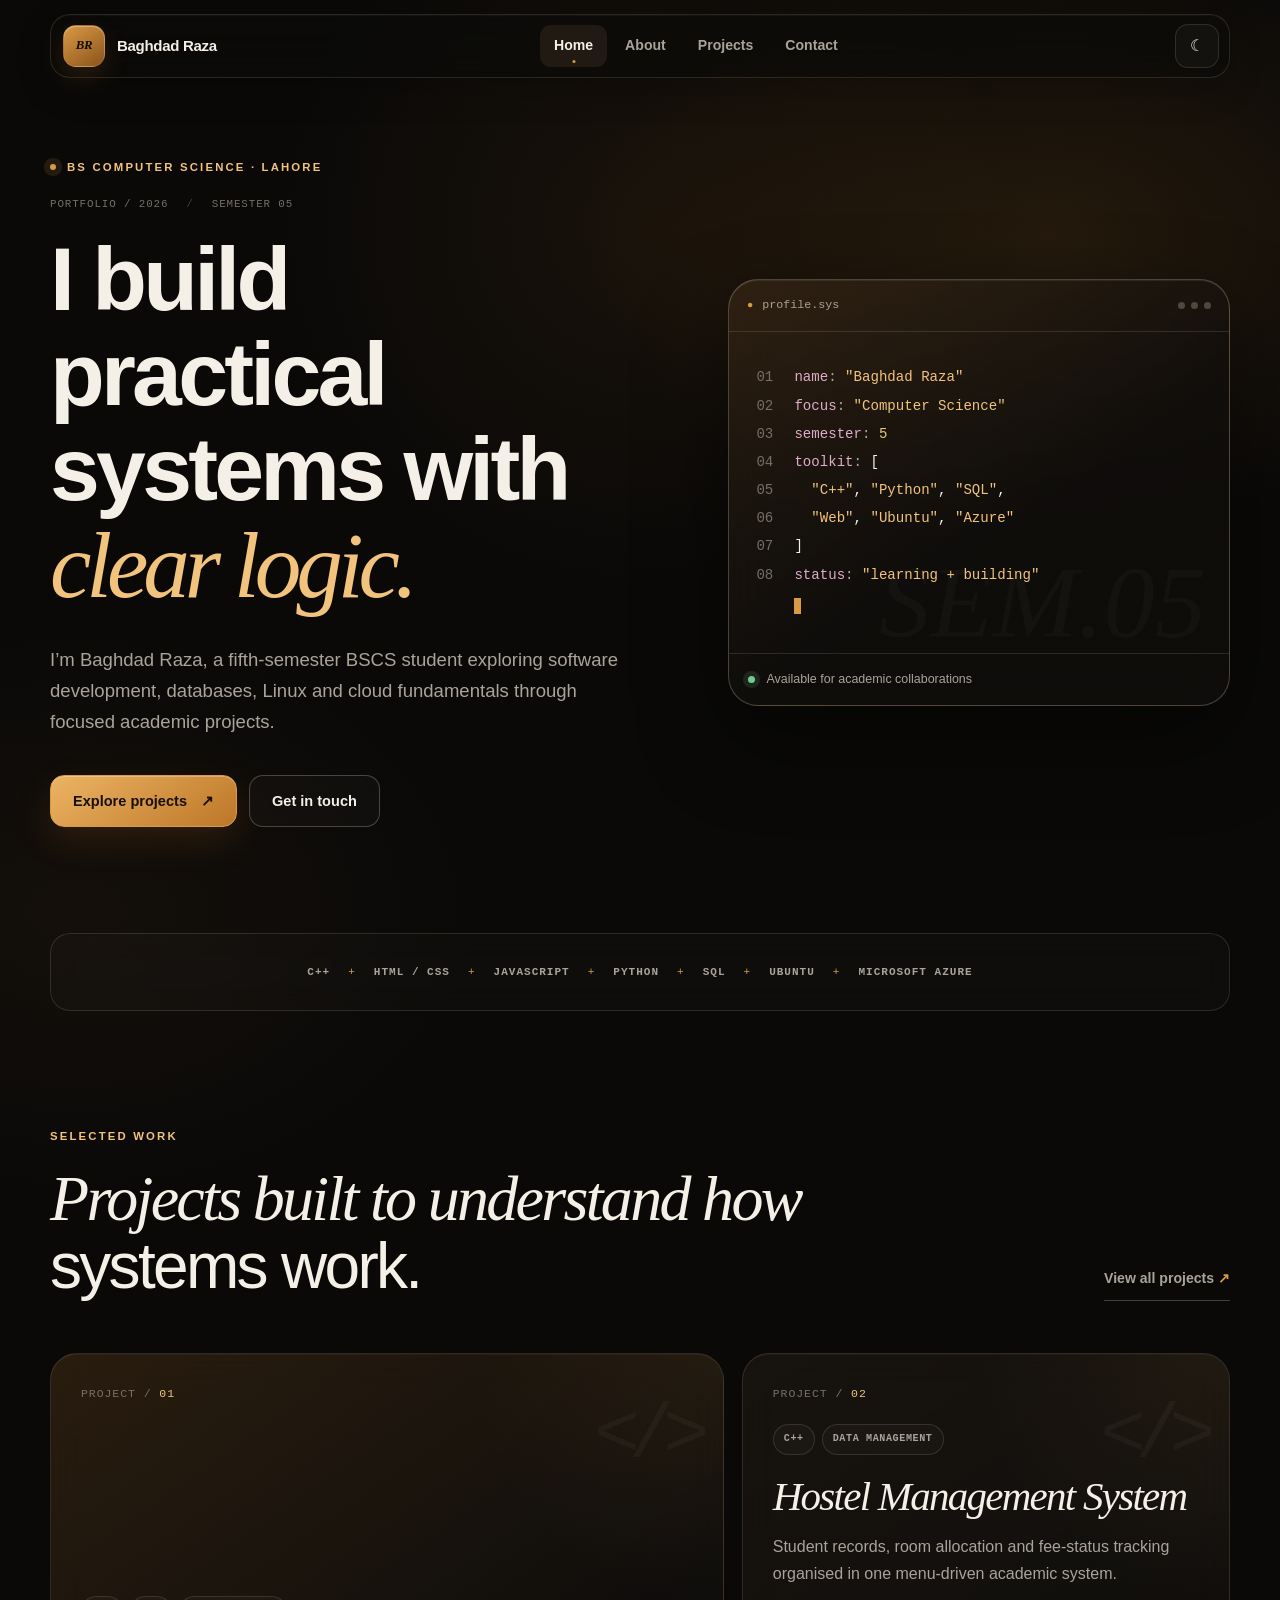
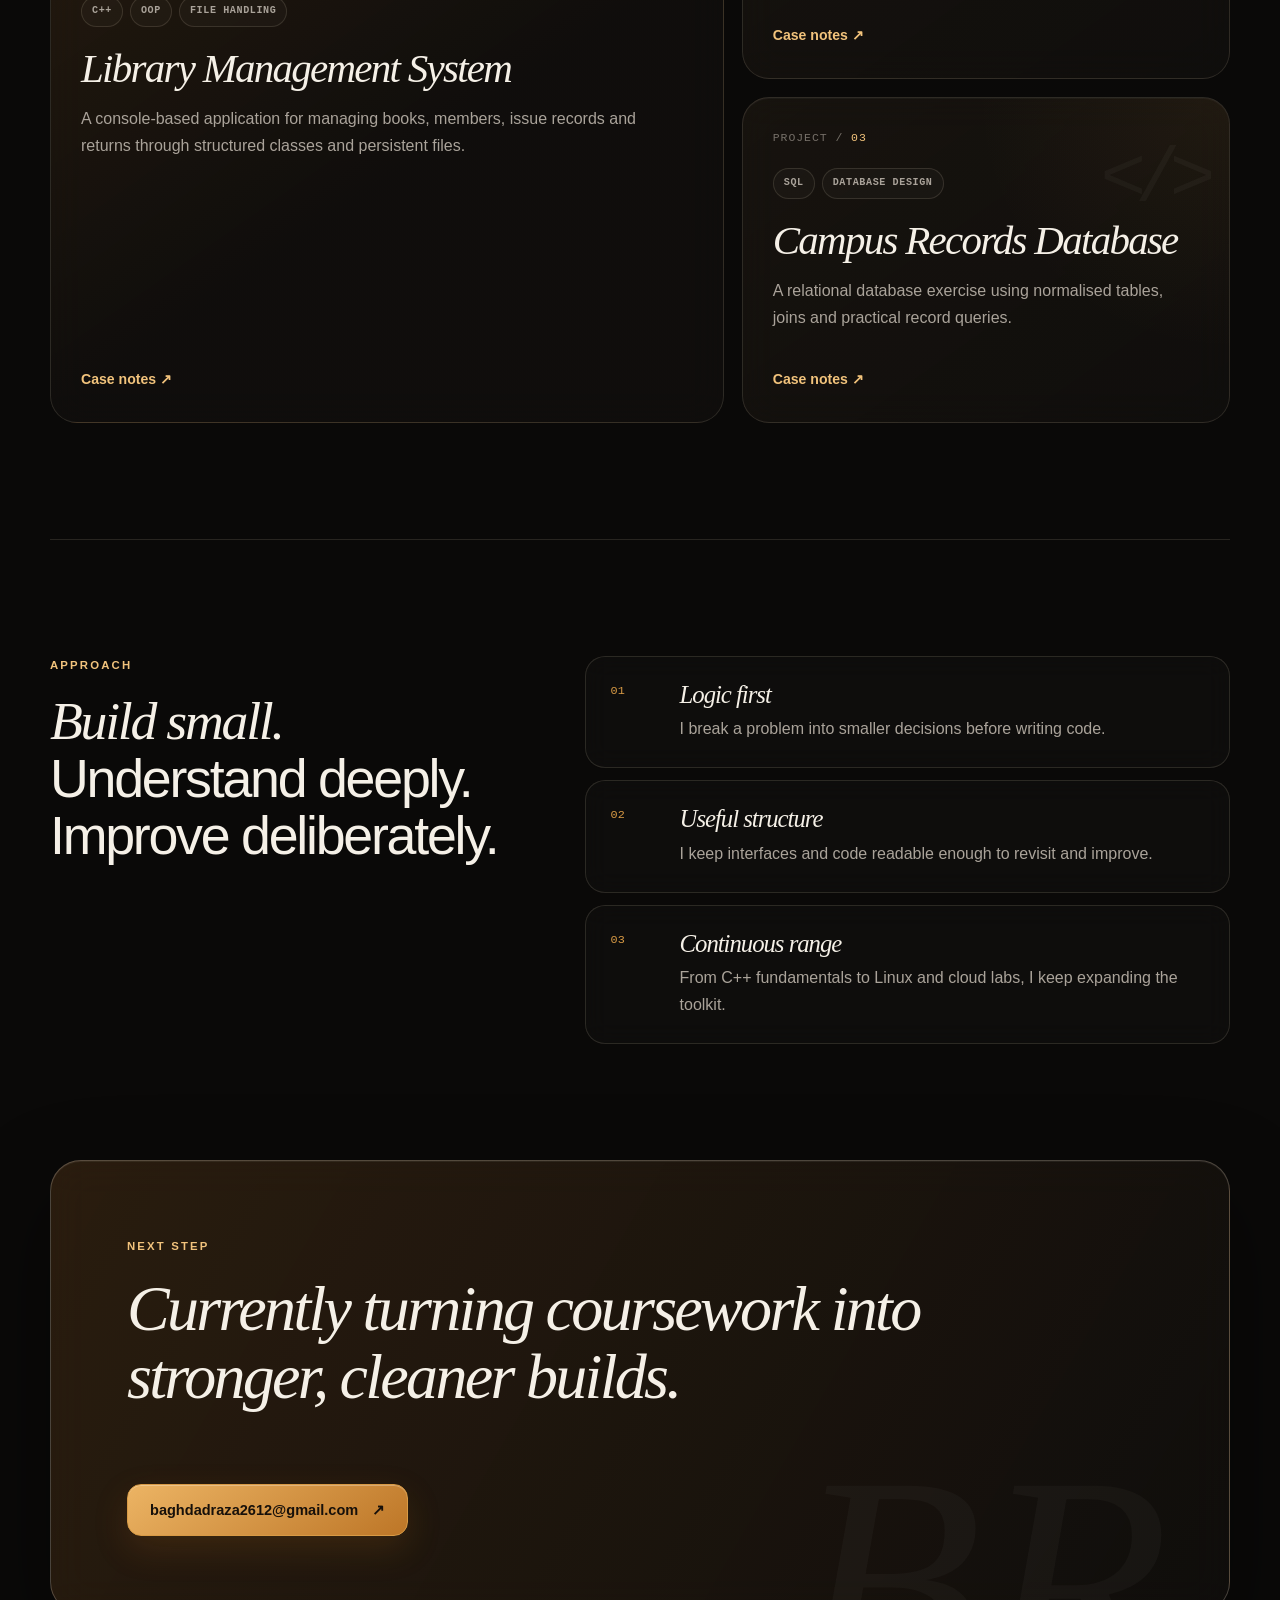
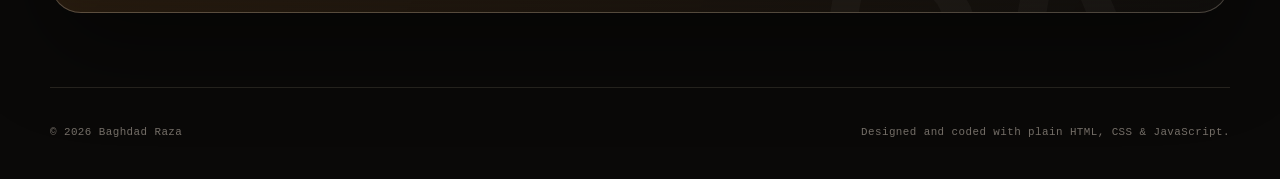
<file: index.html>
<!doctype html>
<html lang="en" data-theme="dark">
<head>
  <meta charset="utf-8">
  <meta name="viewport" content="width=device-width, initial-scale=1">
  <meta name="description" content="Portfolio of Baghdad Raza, a BS Computer Science student building practical software and learning modern computing systems.">
  <meta name="theme-color" content="#0a0908">
  <title>Baghdad Raza — CS Portfolio</title>
  <link rel="icon" type="image/svg+xml" href="data:image/svg+xml,%3Csvg xmlns='http://www.w3.org/2000/svg' viewBox='0 0 64 64'%3E%3Crect width='64' height='64' rx='15' fill='%230a0908'/%3E%3Cpath d='M17 16h17c9 0 14 4 14 11 0 4-2 7-6 9 5 1 8 5 8 10 0 8-6 12-16 12H17V16Zm10 9v8h7c3 0 5-1 5-4s-2-4-5-4h-7Zm0 16v8h8c4 0 6-1 6-4s-2-4-6-4h-8Z' fill='%23d89a45'/%3E%3C/svg%3E">
  <link rel="stylesheet" href="styles-v2.css">
  <script src="script.js" defer></script>
</head>
<body data-page="home">
  <a class="skip-link" href="#main">Skip to content</a>
  <header class="site-header">
    <nav class="nav container" aria-label="Primary navigation">
      <a class="brand" href="index.html" aria-label="Baghdad Raza home">
        <span class="brand-mark">BR</span>
        <span class="brand-name">Baghdad Raza</span>
      </a>
      <div class="nav-links" id="navLinks">
        <a data-nav="home" href="index.html">Home</a>
        <a data-nav="about" href="about.html">About</a>
        <a data-nav="projects" href="projects.html">Projects</a>
        <a data-nav="contact" href="contact.html">Contact</a>
      </div>
      <div class="nav-actions">
        <button class="icon-button theme-toggle" type="button" aria-label="Switch colour theme" title="Switch colour theme">
          <span class="sun" aria-hidden="true">☀</span><span class="moon" aria-hidden="true">☾</span>
        </button>
        <button class="menu-button" type="button" aria-expanded="false" aria-controls="navLinks" aria-label="Open menu">
          <span></span><span></span>
        </button>
      </div>
    </nav>
  </header>

  <main id="main">
    <section class="hero container">
      <div class="hero-copy reveal">
        <p class="eyebrow"><span></span> BS Computer Science · Lahore</p>
        <div class="hero-meta"><span>Portfolio / 2026</span><span>Semester 05</span></div>
        <h1>I build practical systems with <em>clear logic.</em></h1>
        <p class="hero-text">I’m Baghdad Raza, a fifth-semester BSCS student exploring software development, databases, Linux and cloud fundamentals through focused academic projects.</p>
        <div class="hero-actions">
          <a class="button primary" href="projects.html">Explore projects <span aria-hidden="true">↗</span></a>
          <a class="button ghost" href="contact.html">Get in touch</a>
        </div>
      </div>

      <aside class="system-card reveal delay-1" aria-label="Current profile snapshot">
        <div class="system-topbar">
          <span>profile.sys</span>
          <div aria-hidden="true"><i></i><i></i><i></i></div>
        </div>
        <div class="system-body">
          <p><span class="line-no">01</span><span class="key">name</span><span class="operator">:</span> <span class="value">"Baghdad Raza"</span></p>
          <p><span class="line-no">02</span><span class="key">focus</span><span class="operator">:</span> <span class="value">"Computer Science"</span></p>
          <p><span class="line-no">03</span><span class="key">semester</span><span class="operator">:</span> <span class="number">5</span></p>
          <p><span class="line-no">04</span><span class="key">toolkit</span><span class="operator">:</span> [</p>
          <p><span class="line-no">05</span>&nbsp;&nbsp;<span class="value">"C++"</span>, <span class="value">"Python"</span>, <span class="value">"SQL"</span>,</p>
          <p><span class="line-no">06</span>&nbsp;&nbsp;<span class="value">"Web"</span>, <span class="value">"Ubuntu"</span>, <span class="value">"Azure"</span></p>
          <p><span class="line-no">07</span>]</p>
          <p><span class="line-no">08</span><span class="key">status</span><span class="operator">:</span> <span class="value">"learning + building"</span></p>
          <span class="cursor" aria-hidden="true"></span>
        </div>
        <div class="system-footer"><span class="status-dot"></span> Available for academic collaborations</div>
      </aside>
    </section>

    <section class="signal-strip" aria-label="Technology focus">
      <div class="signal-track">
        <span>C++</span><b>+</b><span>HTML / CSS</span><b>+</b><span>JavaScript</span><b>+</b><span>Python</span><b>+</b><span>SQL</span><b>+</b><span>Ubuntu</span><b>+</b><span>Microsoft Azure</span>
      </div>
    </section>

    <section class="section container">
      <div class="section-heading reveal">
        <div>
          <p class="eyebrow">Selected work</p>
          <h2>Projects built to understand how systems work.</h2>
        </div>
        <a class="text-link" href="projects.html">View all projects <span>↗</span></a>
      </div>

      <div class="featured-grid">
        <article class="project-card project-featured reveal">
          <div class="project-index">01</div>
          <div>
            <div class="tag-row"><span>C++</span><span>OOP</span><span>File Handling</span></div>
            <h3>Library Management System</h3>
            <p>A console-based application for managing books, members, issue records and returns through structured classes and persistent files.</p>
          </div>
          <a href="projects.html#library-system" aria-label="Read about Library Management System">Case notes <span>↗</span></a>
        </article>

        <article class="project-card reveal delay-1">
          <div class="project-index">02</div>
          <div>
            <div class="tag-row"><span>C++</span><span>Data Management</span></div>
            <h3>Hostel Management System</h3>
            <p>Student records, room allocation and fee-status tracking organised in one menu-driven academic system.</p>
          </div>
          <a href="projects.html#hostel-system" aria-label="Read about Hostel Management System">Case notes <span>↗</span></a>
        </article>

        <article class="project-card reveal delay-2">
          <div class="project-index">03</div>
          <div>
            <div class="tag-row"><span>SQL</span><span>Database Design</span></div>
            <h3>Campus Records Database</h3>
            <p>A relational database exercise using normalised tables, joins and practical record queries.</p>
          </div>
          <a href="projects.html#campus-database" aria-label="Read about Campus Records Database">Case notes <span>↗</span></a>
        </article>
      </div>
    </section>

    <section class="section container split-section">
      <div class="section-heading compact reveal">
        <div>
          <p class="eyebrow">Approach</p>
          <h2>Build small. Understand deeply. Improve deliberately.</h2>
        </div>
      </div>
      <div class="principles reveal delay-1">
        <div><span>01</span><h3>Logic first</h3><p>I break a problem into smaller decisions before writing code.</p></div>
        <div><span>02</span><h3>Useful structure</h3><p>I keep interfaces and code readable enough to revisit and improve.</p></div>
        <div><span>03</span><h3>Continuous range</h3><p>From C++ fundamentals to Linux and cloud labs, I keep expanding the toolkit.</p></div>
      </div>
    </section>

    <section class="cta-panel container reveal">
      <p class="eyebrow">Next step</p>
      <h2>Currently turning coursework into stronger, cleaner builds.</h2>
      <a class="button primary" href="mailto:baghdadraza2612@gmail.com">baghdadraza2612@gmail.com <span>↗</span></a>
    </section>
  </main>

  <footer class="site-footer container">
    <p>© <span data-year></span> Baghdad Raza</p>
    <p>Designed and coded with plain HTML, CSS &amp; JavaScript.</p>
  </footer>
</body>
</html>
</file>
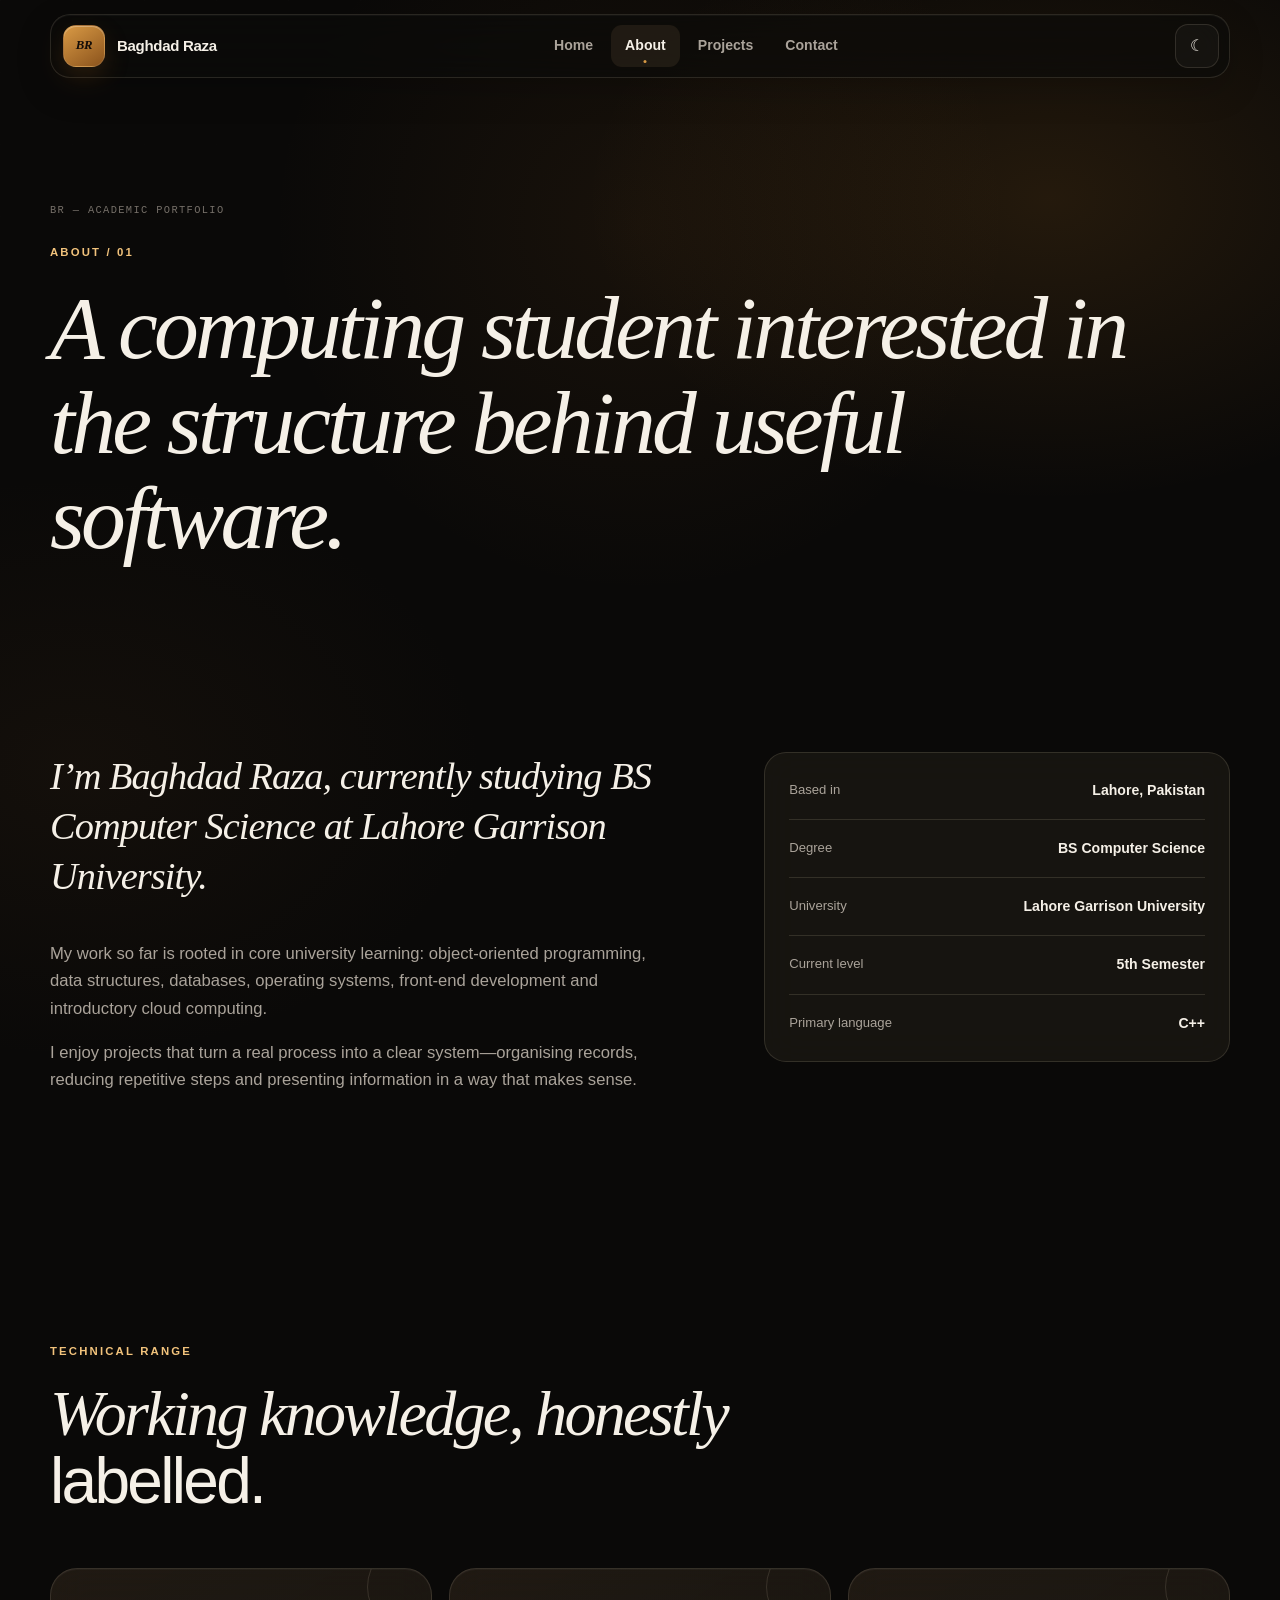
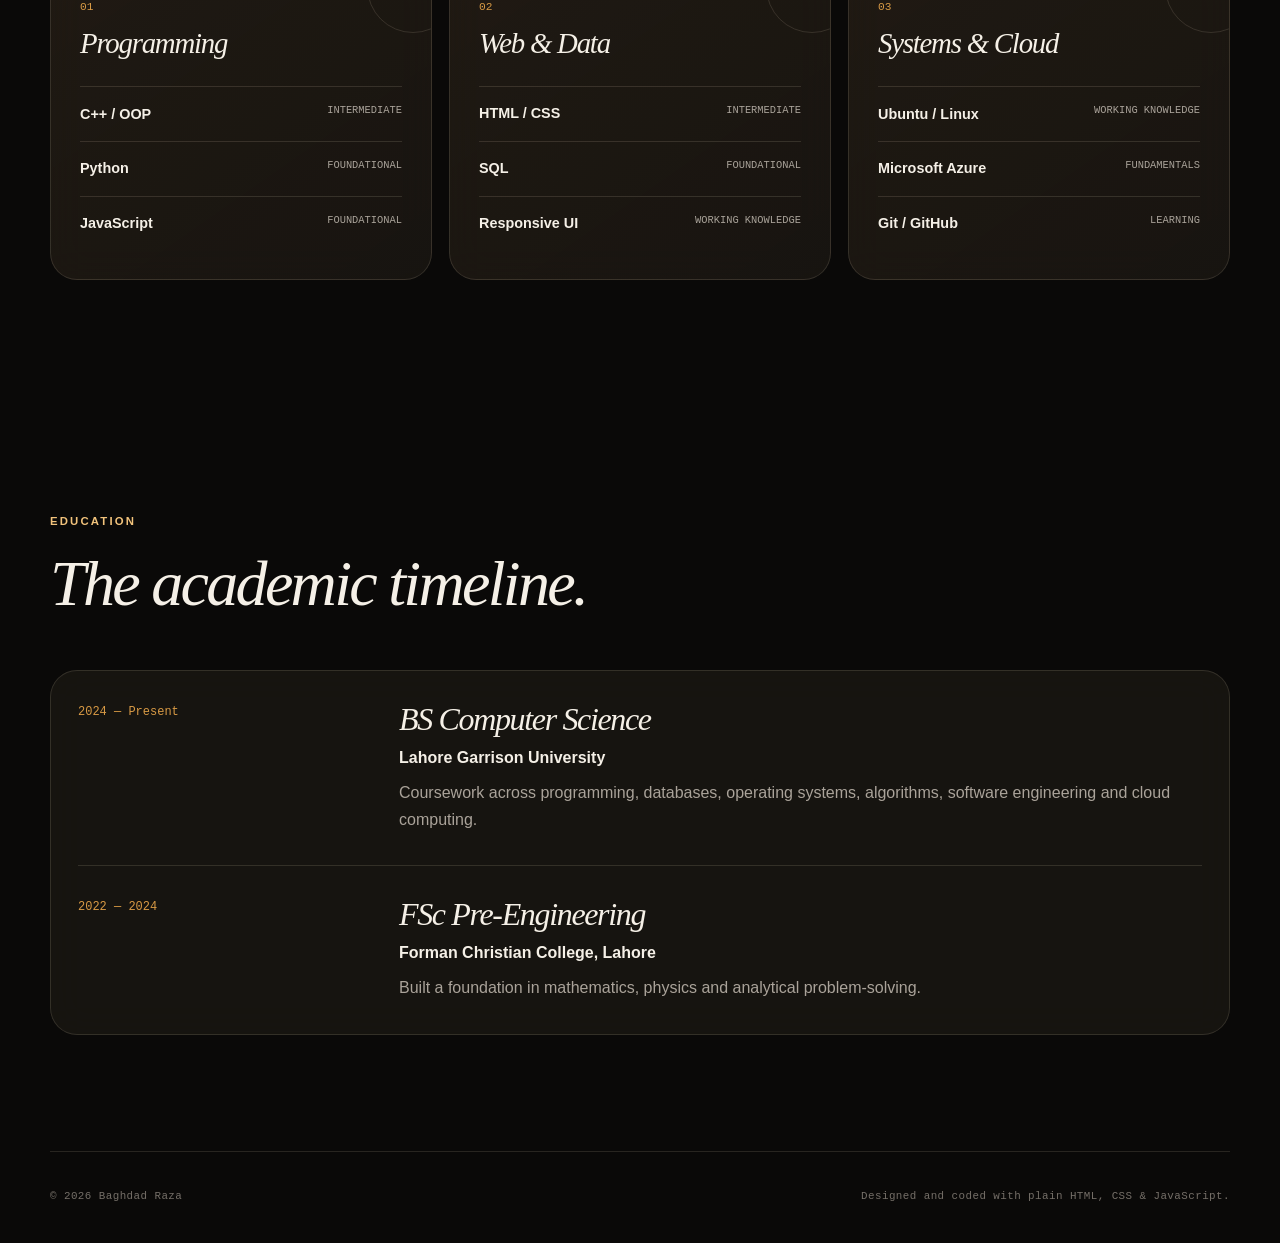
<file: about.html>
<!doctype html>
<html lang="en" data-theme="dark">
<head>
  <meta charset="utf-8"><meta name="viewport" content="width=device-width, initial-scale=1">
  <meta name="description" content="About Baghdad Raza — BS Computer Science student at Lahore Garrison University.">
  <meta name="theme-color" content="#0a0908"><title>About — Baghdad Raza</title>
  <link rel="icon" type="image/svg+xml" href="data:image/svg+xml,%3Csvg xmlns='http://www.w3.org/2000/svg' viewBox='0 0 64 64'%3E%3Crect width='64' height='64' rx='15' fill='%230a0908'/%3E%3Cpath d='M17 16h17c9 0 14 4 14 11 0 4-2 7-6 9 5 1 8 5 8 10 0 8-6 12-16 12H17V16Zm10 9v8h7c3 0 5-1 5-4s-2-4-5-4h-7Zm0 16v8h8c4 0 6-1 6-4s-2-4-6-4h-8Z' fill='%23d89a45'/%3E%3C/svg%3E">
  <link rel="stylesheet" href="styles-v2.css"><script src="script.js" defer></script>
</head>
<body data-page="about">
  <a class="skip-link" href="#main">Skip to content</a>
  <header class="site-header"><nav class="nav container" aria-label="Primary navigation">
    <a class="brand" href="index.html"><span class="brand-mark">BR</span><span class="brand-name">Baghdad Raza</span></a>
    <div class="nav-links" id="navLinks"><a data-nav="home" href="index.html">Home</a><a data-nav="about" href="about.html">About</a><a data-nav="projects" href="projects.html">Projects</a><a data-nav="contact" href="contact.html">Contact</a></div>
    <div class="nav-actions"><button class="icon-button theme-toggle" type="button" aria-label="Switch colour theme"><span class="sun">☀</span><span class="moon">☾</span></button><button class="menu-button" type="button" aria-expanded="false" aria-controls="navLinks" aria-label="Open menu"><span></span><span></span></button></div>
  </nav></header>

  <main id="main">
    <section class="page-intro container reveal">
      <p class="eyebrow">About / 01</p>
      <h1>A computing student interested in the structure behind useful software.</h1>
    </section>

    <section class="about-grid container section">
      <div class="about-statement reveal">
        <p class="lead">I’m Baghdad Raza, currently studying BS Computer Science at Lahore Garrison University.</p>
        <p>My work so far is rooted in core university learning: object-oriented programming, data structures, databases, operating systems, front-end development and introductory cloud computing.</p>
        <p>I enjoy projects that turn a real process into a clear system—organising records, reducing repetitive steps and presenting information in a way that makes sense.</p>
      </div>
      <aside class="fact-list reveal delay-1">
        <div><span>Based in</span><strong>Lahore, Pakistan</strong></div>
        <div><span>Degree</span><strong>BS Computer Science</strong></div>
        <div><span>University</span><strong>Lahore Garrison University</strong></div>
        <div><span>Current level</span><strong>5th Semester</strong></div>
        <div><span>Primary language</span><strong>C++</strong></div>
      </aside>
    </section>

    <section class="section container">
      <div class="section-heading reveal"><div><p class="eyebrow">Technical range</p><h2>Working knowledge, honestly labelled.</h2></div></div>
      <div class="skills-grid">
        <article class="skill-group reveal"><p class="skill-number">01</p><h3>Programming</h3><ul><li><span>C++ / OOP</span><b>Intermediate</b></li><li><span>Python</span><b>Foundational</b></li><li><span>JavaScript</span><b>Foundational</b></li></ul></article>
        <article class="skill-group reveal delay-1"><p class="skill-number">02</p><h3>Web &amp; Data</h3><ul><li><span>HTML / CSS</span><b>Intermediate</b></li><li><span>SQL</span><b>Foundational</b></li><li><span>Responsive UI</span><b>Working knowledge</b></li></ul></article>
        <article class="skill-group reveal delay-2"><p class="skill-number">03</p><h3>Systems &amp; Cloud</h3><ul><li><span>Ubuntu / Linux</span><b>Working knowledge</b></li><li><span>Microsoft Azure</span><b>Fundamentals</b></li><li><span>Git / GitHub</span><b>Learning</b></li></ul></article>
      </div>
    </section>

    <section class="section container">
      <div class="section-heading reveal"><div><p class="eyebrow">Education</p><h2>The academic timeline.</h2></div></div>
      <div class="timeline reveal">
        <article><div class="timeline-date">2024 — Present</div><div><h3>BS Computer Science</h3><p>Lahore Garrison University</p><span>Coursework across programming, databases, operating systems, algorithms, software engineering and cloud computing.</span></div></article>
        <article><div class="timeline-date">2022 — 2024</div><div><h3>FSc Pre-Engineering</h3><p>Forman Christian College, Lahore</p><span>Built a foundation in mathematics, physics and analytical problem-solving.</span></div></article>
      </div>
    </section>
  </main>
  <footer class="site-footer container"><p>© <span data-year></span> Baghdad Raza</p><p>Designed and coded with plain HTML, CSS &amp; JavaScript.</p></footer>
</body></html>
</file>
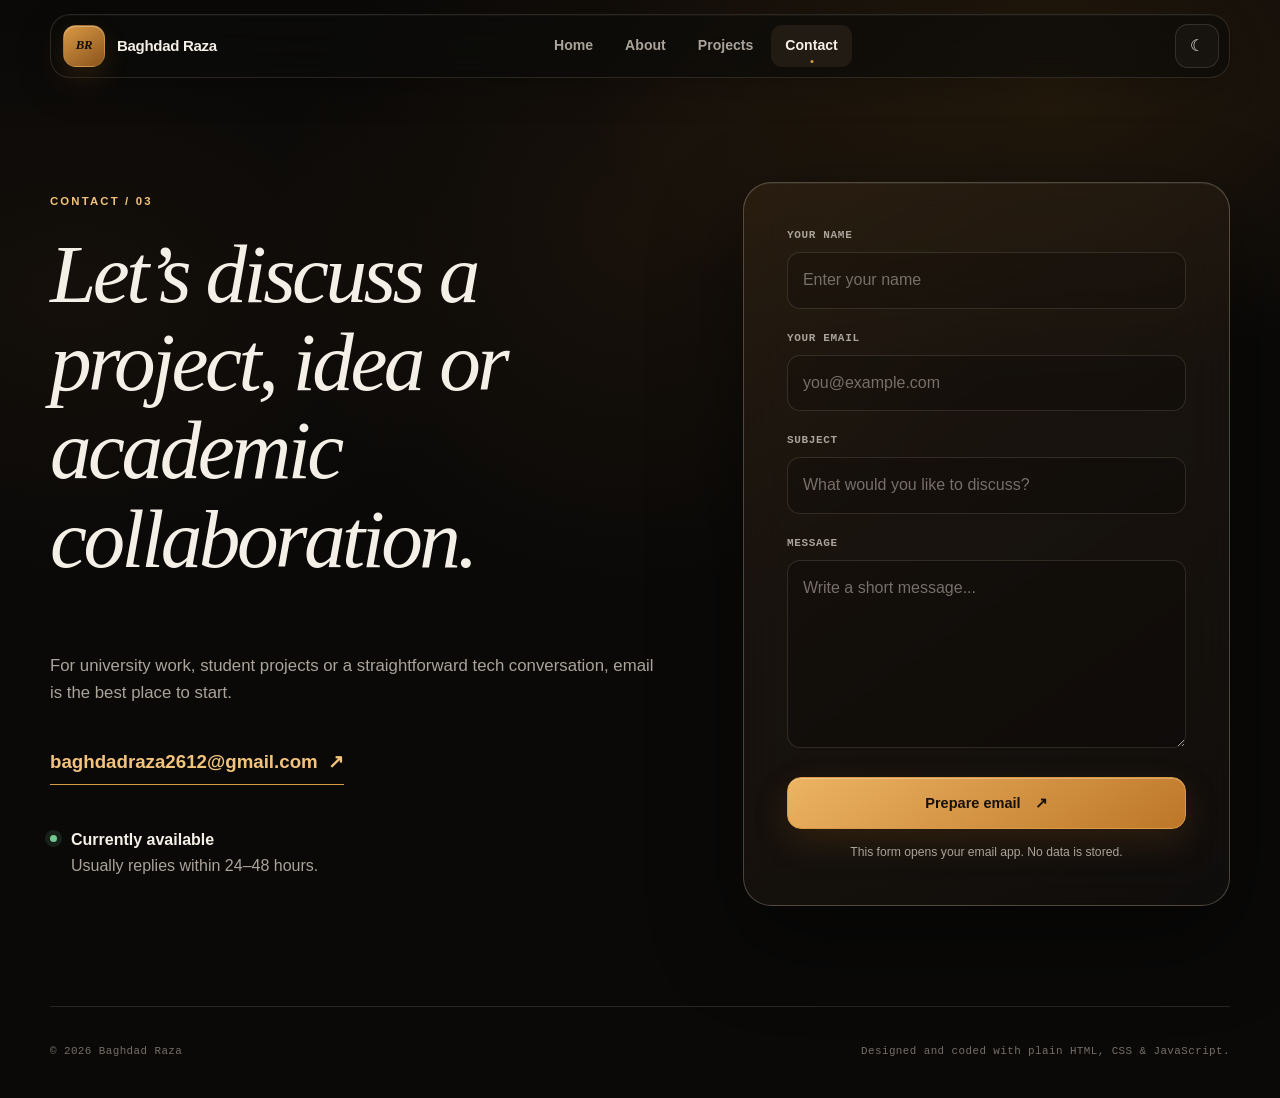
<file: contact.html>
<!doctype html>
<html lang="en" data-theme="dark">
<head>
  <meta charset="utf-8"><meta name="viewport" content="width=device-width, initial-scale=1">
  <meta name="description" content="Contact Baghdad Raza for academic collaboration and student software projects.">
  <meta name="theme-color" content="#0a0908"><title>Contact — Baghdad Raza</title>
  <link rel="icon" type="image/svg+xml" href="data:image/svg+xml,%3Csvg xmlns='http://www.w3.org/2000/svg' viewBox='0 0 64 64'%3E%3Crect width='64' height='64' rx='15' fill='%230a0908'/%3E%3Cpath d='M17 16h17c9 0 14 4 14 11 0 4-2 7-6 9 5 1 8 5 8 10 0 8-6 12-16 12H17V16Zm10 9v8h7c3 0 5-1 5-4s-2-4-5-4h-7Zm0 16v8h8c4 0 6-1 6-4s-2-4-6-4h-8Z' fill='%23d89a45'/%3E%3C/svg%3E">
  <link rel="stylesheet" href="styles-v2.css"><script src="script.js" defer></script>
</head>
<body data-page="contact">
  <a class="skip-link" href="#main">Skip to content</a>
  <header class="site-header"><nav class="nav container" aria-label="Primary navigation">
    <a class="brand" href="index.html"><span class="brand-mark">BR</span><span class="brand-name">Baghdad Raza</span></a>
    <div class="nav-links" id="navLinks"><a data-nav="home" href="index.html">Home</a><a data-nav="about" href="about.html">About</a><a data-nav="projects" href="projects.html">Projects</a><a data-nav="contact" href="contact.html">Contact</a></div>
    <div class="nav-actions"><button class="icon-button theme-toggle" type="button" aria-label="Switch colour theme"><span class="sun">☀</span><span class="moon">☾</span></button><button class="menu-button" type="button" aria-expanded="false" aria-controls="navLinks" aria-label="Open menu"><span></span><span></span></button></div>
  </nav></header>

  <main id="main">
    <section class="contact-layout container">
      <div class="contact-copy reveal">
        <p class="eyebrow">Contact / 03</p>
        <h1>Let’s discuss a project, idea or academic collaboration.</h1>
        <p>For university work, student projects or a straightforward tech conversation, email is the best place to start.</p>
        <a class="email-link" href="mailto:baghdadraza2612@gmail.com">baghdadraza2612@gmail.com <span>↗</span></a>
        <div class="availability"><span class="status-dot"></span><p><strong>Currently available</strong><br>Usually replies within 24–48 hours.</p></div>
      </div>

      <form class="contact-form reveal delay-1" id="contactForm">
        <div class="field"><label for="name">Your name</label><input id="name" name="name" type="text" autocomplete="name" placeholder="Enter your name" required></div>
        <div class="field"><label for="email">Your email</label><input id="email" name="email" type="email" autocomplete="email" placeholder="you@example.com" required></div>
        <div class="field"><label for="subject">Subject</label><input id="subject" name="subject" type="text" placeholder="What would you like to discuss?" required></div>
        <div class="field"><label for="message">Message</label><textarea id="message" name="message" rows="6" placeholder="Write a short message..." required></textarea></div>
        <button class="button primary full" type="submit">Prepare email <span>↗</span></button>
        <p class="form-note" id="formNote">This form opens your email app. No data is stored.</p>
      </form>
    </section>
  </main>
  <footer class="site-footer container"><p>© <span data-year></span> Baghdad Raza</p><p>Designed and coded with plain HTML, CSS &amp; JavaScript.</p></footer>
</body></html>
</file>
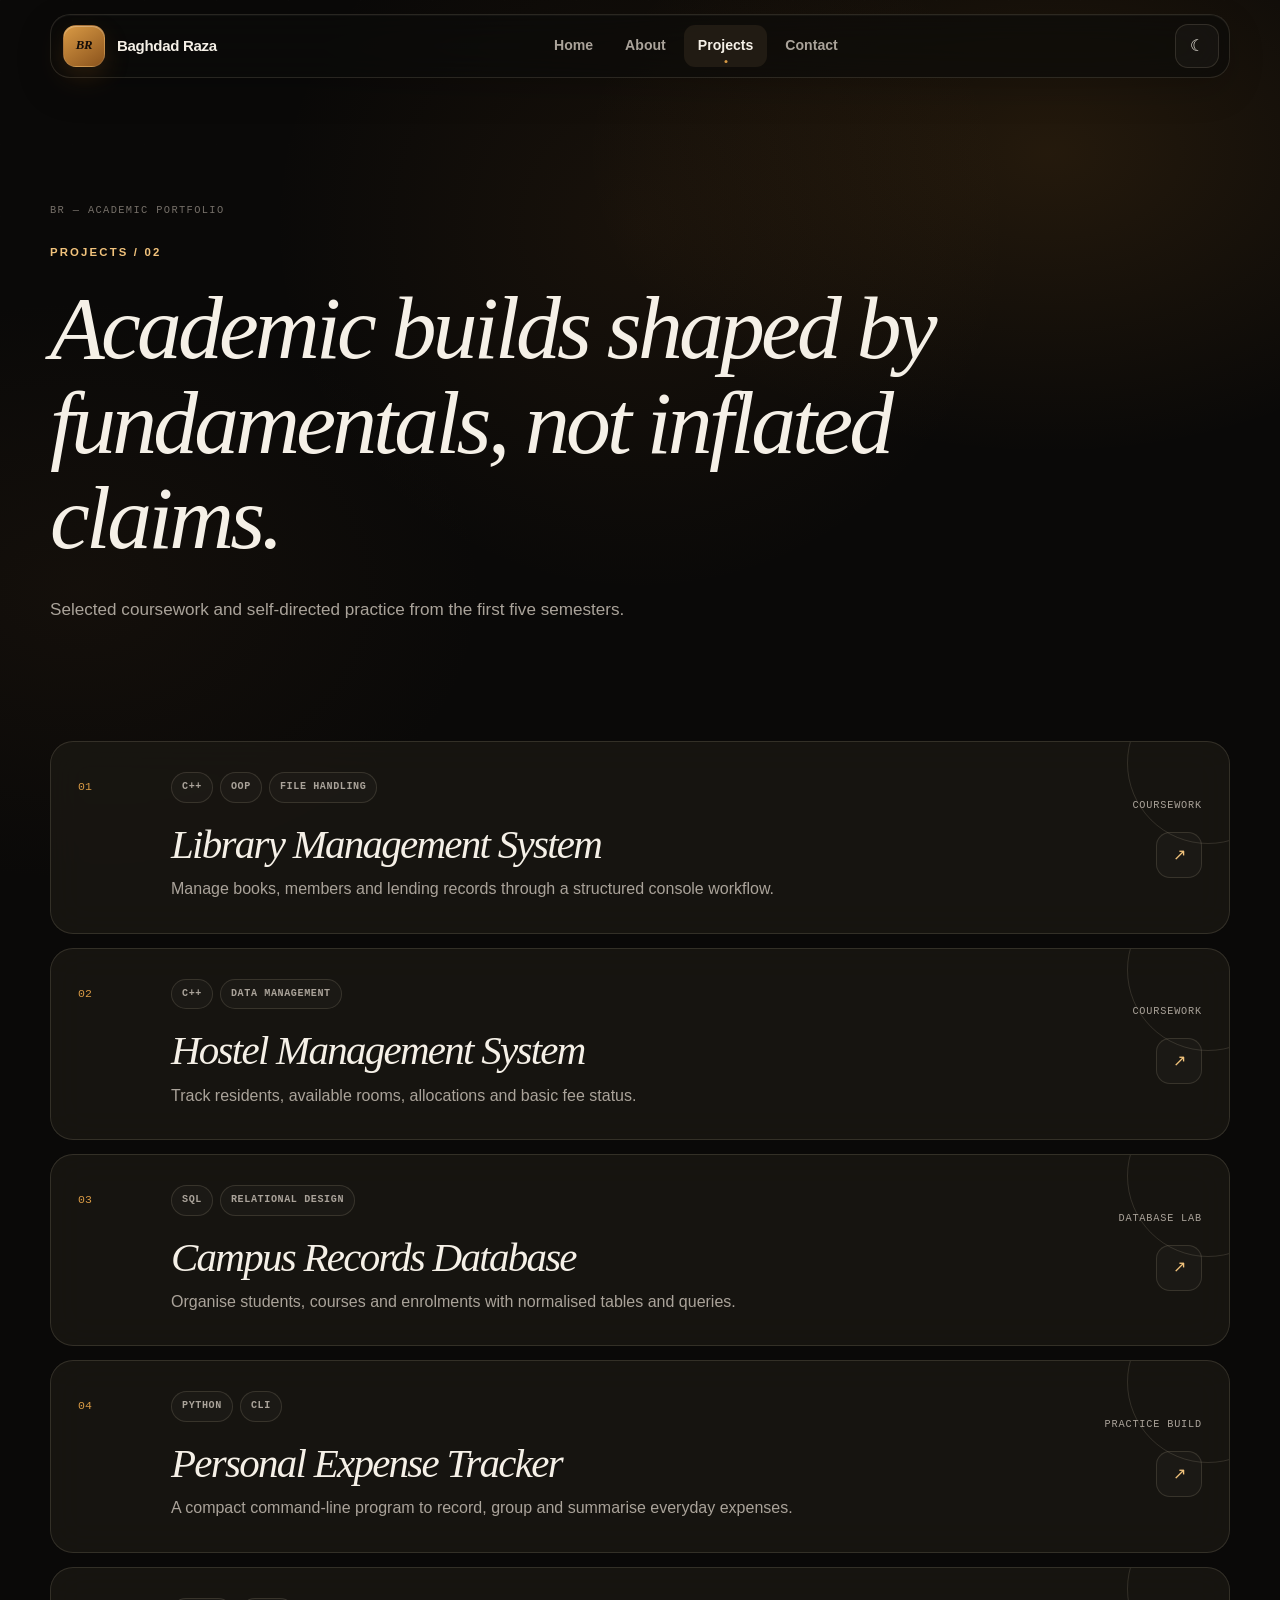
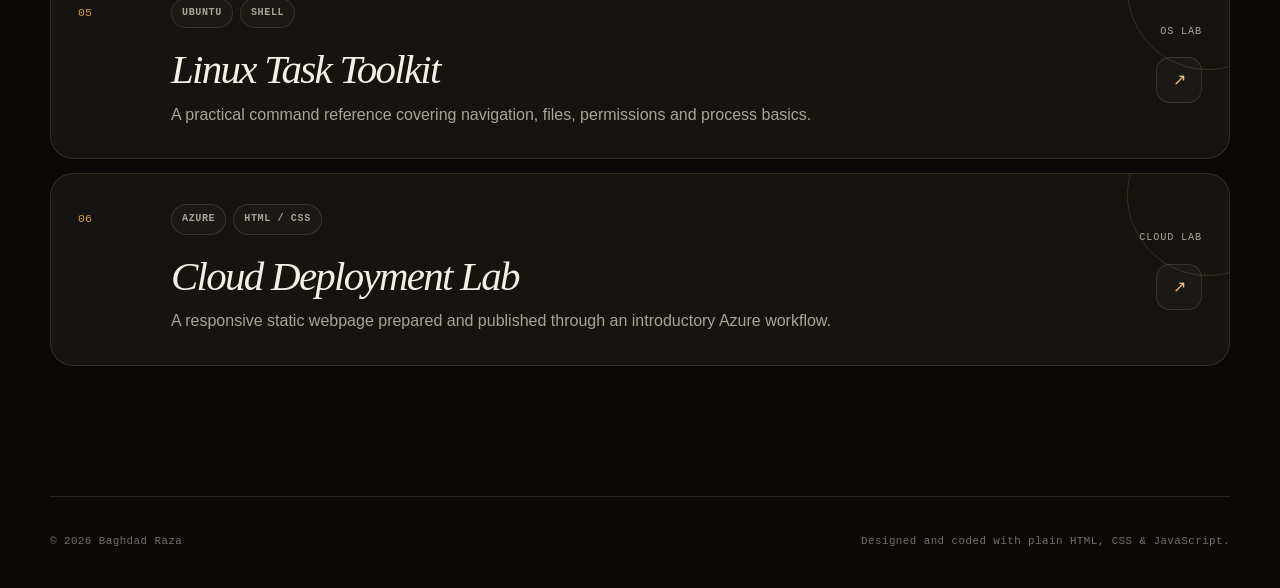
<file: projects.html>
<!doctype html>
<html lang="en" data-theme="dark">
<head>
  <meta charset="utf-8"><meta name="viewport" content="width=device-width, initial-scale=1">
  <meta name="description" content="Academic software and computing projects by Baghdad Raza.">
  <meta name="theme-color" content="#0a0908"><title>Projects — Baghdad Raza</title>
  <link rel="icon" type="image/svg+xml" href="data:image/svg+xml,%3Csvg xmlns='http://www.w3.org/2000/svg' viewBox='0 0 64 64'%3E%3Crect width='64' height='64' rx='15' fill='%230a0908'/%3E%3Cpath d='M17 16h17c9 0 14 4 14 11 0 4-2 7-6 9 5 1 8 5 8 10 0 8-6 12-16 12H17V16Zm10 9v8h7c3 0 5-1 5-4s-2-4-5-4h-7Zm0 16v8h8c4 0 6-1 6-4s-2-4-6-4h-8Z' fill='%23d89a45'/%3E%3C/svg%3E">
  <link rel="stylesheet" href="styles-v2.css"><script src="script.js" defer></script>
</head>
<body data-page="projects">
  <a class="skip-link" href="#main">Skip to content</a>
  <header class="site-header"><nav class="nav container" aria-label="Primary navigation">
    <a class="brand" href="index.html"><span class="brand-mark">BR</span><span class="brand-name">Baghdad Raza</span></a>
    <div class="nav-links" id="navLinks"><a data-nav="home" href="index.html">Home</a><a data-nav="about" href="about.html">About</a><a data-nav="projects" href="projects.html">Projects</a><a data-nav="contact" href="contact.html">Contact</a></div>
    <div class="nav-actions"><button class="icon-button theme-toggle" type="button" aria-label="Switch colour theme"><span class="sun">☀</span><span class="moon">☾</span></button><button class="menu-button" type="button" aria-expanded="false" aria-controls="navLinks" aria-label="Open menu"><span></span><span></span></button></div>
  </nav></header>

  <main id="main">
    <section class="page-intro container reveal">
      <p class="eyebrow">Projects / 02</p>
      <h1>Academic builds shaped by fundamentals, not inflated claims.</h1>
      <p>Selected coursework and self-directed practice from the first five semesters.</p>
    </section>

    <section class="project-list container section" aria-label="Project list">
      <article class="project-row reveal" id="library-system" tabindex="0" data-project="library">
        <div class="row-number">01</div><div class="row-main"><div class="tag-row"><span>C++</span><span>OOP</span><span>File Handling</span></div><h2>Library Management System</h2><p>Manage books, members and lending records through a structured console workflow.</p></div><div class="row-action"><span>Coursework</span><button type="button" aria-label="Open Library Management System details">↗</button></div>
      </article>
      <article class="project-row reveal" id="hostel-system" tabindex="0" data-project="hostel">
        <div class="row-number">02</div><div class="row-main"><div class="tag-row"><span>C++</span><span>Data Management</span></div><h2>Hostel Management System</h2><p>Track residents, available rooms, allocations and basic fee status.</p></div><div class="row-action"><span>Coursework</span><button type="button" aria-label="Open Hostel Management System details">↗</button></div>
      </article>
      <article class="project-row reveal" id="campus-database" tabindex="0" data-project="database">
        <div class="row-number">03</div><div class="row-main"><div class="tag-row"><span>SQL</span><span>Relational Design</span></div><h2>Campus Records Database</h2><p>Organise students, courses and enrolments with normalised tables and queries.</p></div><div class="row-action"><span>Database Lab</span><button type="button" aria-label="Open Campus Records Database details">↗</button></div>
      </article>
      <article class="project-row reveal" tabindex="0" data-project="python">
        <div class="row-number">04</div><div class="row-main"><div class="tag-row"><span>Python</span><span>CLI</span></div><h2>Personal Expense Tracker</h2><p>A compact command-line program to record, group and summarise everyday expenses.</p></div><div class="row-action"><span>Practice Build</span><button type="button" aria-label="Open Personal Expense Tracker details">↗</button></div>
      </article>
      <article class="project-row reveal" tabindex="0" data-project="ubuntu">
        <div class="row-number">05</div><div class="row-main"><div class="tag-row"><span>Ubuntu</span><span>Shell</span></div><h2>Linux Task Toolkit</h2><p>A practical command reference covering navigation, files, permissions and process basics.</p></div><div class="row-action"><span>OS Lab</span><button type="button" aria-label="Open Linux Task Toolkit details">↗</button></div>
      </article>
      <article class="project-row reveal" tabindex="0" data-project="azure">
        <div class="row-number">06</div><div class="row-main"><div class="tag-row"><span>Azure</span><span>HTML / CSS</span></div><h2>Cloud Deployment Lab</h2><p>A responsive static webpage prepared and published through an introductory Azure workflow.</p></div><div class="row-action"><span>Cloud Lab</span><button type="button" aria-label="Open Cloud Deployment Lab details">↗</button></div>
      </article>
    </section>

  </main>

  <dialog class="project-dialog" id="projectDialog" aria-labelledby="dialogTitle">
    <button class="dialog-close" type="button" aria-label="Close project details">×</button>
    <p class="eyebrow" id="dialogMeta"></p><h2 id="dialogTitle"></h2><p id="dialogSummary"></p>
    <div class="dialog-grid"><div><span>Core features</span><ul id="dialogFeatures"></ul></div><div><span>What I practised</span><p id="dialogLearning"></p></div></div>
  </dialog>
  <footer class="site-footer container"><p>© <span data-year></span> Baghdad Raza</p><p>Designed and coded with plain HTML, CSS &amp; JavaScript.</p></footer>
</body></html>
</file>
<file: styles-v2.css>
:root {
  --bg: #0a0908;
  --bg-deep: #060606;
  --surface: rgba(29, 25, 20, .72);
  --surface-solid: #171411;
  --surface-2: rgba(48, 38, 27, .58);
  --text: #f5f0e7;
  --muted: #aaa39a;
  --faint: #756f68;
  --line: rgba(244, 226, 202, .13);
  --line-strong: rgba(244, 226, 202, .25);
  --accent: #d89a45;
  --accent-2: #f2c37c;
  --accent-soft: rgba(216, 154, 69, .13);
  --green: #73c991;
  --shadow: 0 34px 90px rgba(0, 0, 0, .44);
  --radius: 27px;
  --max: 1180px;
  --serif: "Iowan Old Style", "Palatino Linotype", Georgia, serif;
  --sans: Inter, ui-sans-serif, -apple-system, BlinkMacSystemFont, "Segoe UI", sans-serif;
  --mono: "SFMono-Regular", Consolas, "Liberation Mono", monospace;
  --pointer-x: 50vw;
  --pointer-y: 25vh;
}

[data-theme="light"] {
  --bg: #f4efe6;
  --bg-deep: #eae2d6;
  --surface: rgba(255, 252, 246, .76);
  --surface-solid: #fffaf2;
  --surface-2: rgba(231, 216, 196, .62);
  --text: #1c1712;
  --muted: #6d645a;
  --faint: #91877c;
  --line: rgba(55, 38, 20, .13);
  --line-strong: rgba(55, 38, 20, .23);
  --accent: #9a5d16;
  --accent-2: #6f400d;
  --accent-soft: rgba(154, 93, 22, .1);
  --green: #287c49;
  --shadow: 0 30px 80px rgba(74, 50, 24, .14);
}

* { box-sizing: border-box; }
html { scroll-behavior: smooth; }
body {
  margin: 0;
  min-width: 320px;
  background:
    radial-gradient(800px circle at var(--pointer-x) var(--pointer-y), rgba(170, 105, 35, .09), transparent 46%),
    radial-gradient(800px 520px at 82% 7%, rgba(214, 137, 40, .13), transparent 58%),
    radial-gradient(700px 500px at 6% 27%, rgba(93, 61, 30, .12), transparent 58%),
    var(--bg);
  color: var(--text);
  font-family: var(--sans);
  font-size: 16px;
  line-height: 1.65;
  -webkit-font-smoothing: antialiased;
  transition: background-color .3s ease, color .3s ease;
}
body::before {
  content: "";
  position: fixed;
  inset: 0;
  z-index: -1;
  pointer-events: none;
  opacity: .32;
  background-image: linear-gradient(rgba(255,255,255,.018) 1px, transparent 1px), linear-gradient(90deg, rgba(255,255,255,.018) 1px, transparent 1px);
  background-size: 72px 72px;
  mask-image: linear-gradient(to bottom, #000, transparent 78%);
}
a { color: inherit; text-decoration: none; }
button, input, textarea { font: inherit; }
button, a { -webkit-tap-highlight-color: transparent; }
.container { width: min(calc(100% - 48px), var(--max)); margin-inline: auto; }
.skip-link { position: fixed; left: 18px; top: -80px; z-index: 100; padding: 10px 16px; border-radius: 99px; background: var(--accent); color: #17100a; font-weight: 800; }
.skip-link:focus { top: 18px; }

.site-header { position: sticky; top: 14px; z-index: 50; height: 82px; pointer-events: none; }
.nav {
  min-height: 64px;
  padding: 8px 10px 8px 12px;
  display: flex;
  align-items: center;
  justify-content: space-between;
  gap: 24px;
  border: 1px solid var(--line);
  border-radius: 20px;
  background: rgba(12, 11, 10, .66);
  box-shadow: 0 12px 35px rgba(0,0,0,.18), inset 0 1px rgba(255,255,255,.035);
  backdrop-filter: blur(24px) saturate(120%);
  pointer-events: auto;
  transition: border .25s ease, background .25s ease, transform .25s ease;
}
[data-theme="light"] .nav { background: rgba(250, 246, 238, .74); }
.site-header.scrolled .nav { border-color: var(--line-strong); transform: translateY(-2px); }
.brand { display: flex; align-items: center; gap: 12px; font-weight: 730; letter-spacing: -.02em; }
.brand-mark { position: relative; display: grid; place-items: center; width: 42px; height: 42px; border: 1px solid rgba(255,255,255,.09); border-radius: 13px; background: linear-gradient(145deg, #d99a45, #8b531c); color: #130d08; box-shadow: inset 0 1px rgba(255,255,255,.28), 0 10px 24px rgba(150,91,25,.22); font-family: var(--serif); font-size: .8rem; font-style: italic; font-weight: 800; }
.brand-name { font-size: .94rem; }
.nav-links { display: flex; align-items: center; gap: 4px; }
.nav-links a { position: relative; padding: 9px 14px; border-radius: 11px; color: var(--muted); font-size: .88rem; font-weight: 620; transition: color .2s ease, background .2s ease; }
.nav-links a:hover, .nav-links a.active { color: var(--text); background: var(--surface-2); }
.nav-links a.active::after { content: ""; position: absolute; left: 50%; bottom: 4px; width: 3px; height: 3px; border-radius: 50%; background: var(--accent); transform: translateX(-50%); }
.nav-actions { display: flex; align-items: center; gap: 8px; }
.icon-button, .menu-button { width: 44px; height: 44px; border: 1px solid var(--line); border-radius: 13px; background: rgba(255,255,255,.03); color: var(--text); cursor: pointer; transition: border .2s ease, background .2s ease, transform .2s ease; }
.icon-button:hover, .menu-button:hover { border-color: var(--line-strong); background: var(--surface-2); transform: translateY(-1px); }
.icon-button span { font-size: 1rem; }
[data-theme="dark"] .sun, [data-theme="light"] .moon { display: none; }
.menu-button { display: none; position: relative; }
.menu-button span { position: absolute; left: 12px; width: 18px; height: 1.5px; background: currentColor; transition: .2s ease; }
.menu-button span:first-child { top: 16px; }.menu-button span:last-child { top: 23px; }
.menu-button[aria-expanded="true"] span:first-child { top: 20px; transform: rotate(45deg); }.menu-button[aria-expanded="true"] span:last-child { top: 20px; transform: rotate(-45deg); }

.hero { min-height: calc(100vh - 96px); display: grid; grid-template-columns: 1.08fr .92fr; gap: clamp(48px, 7vw, 100px); align-items: center; padding-block: 76px 106px; }
.eyebrow { margin: 0 0 19px; color: var(--accent-2); font-size: .71rem; font-weight: 760; letter-spacing: .19em; text-transform: uppercase; }
.hero .eyebrow { display: flex; align-items: center; gap: 11px; }
.hero .eyebrow span { width: 6px; height: 6px; border-radius: 50%; background: var(--accent); box-shadow: 0 0 0 6px var(--accent-soft); }
.hero-meta { display: flex; gap: 18px; margin-bottom: 18px; color: var(--faint); font-family: var(--mono); font-size: .68rem; letter-spacing: .08em; text-transform: uppercase; }
.hero-meta span + span::before { content: "/"; margin-right: 18px; color: var(--line-strong); }
h1, h2, h3, p { margin-top: 0; }
h1, h2, h3 { line-height: 1.06; letter-spacing: -.042em; }
.hero h1 { max-width: 760px; margin-bottom: 30px; font-size: clamp(3.5rem, 7vw, 6.65rem); font-weight: 570; }
.hero h1 em { display: block; color: var(--accent-2); font-family: var(--serif); font-size: 1.04em; font-style: italic; font-weight: 400; letter-spacing: -.055em; }
.hero-text { max-width: 640px; color: var(--muted); font-size: clamp(1rem, 1.5vw, 1.16rem); }
.hero-actions { display: flex; flex-wrap: wrap; gap: 12px; margin-top: 38px; }
.button { min-height: 52px; display: inline-flex; align-items: center; justify-content: center; gap: 14px; padding: 0 22px; border: 1px solid var(--line-strong); border-radius: 14px; font-size: .91rem; font-weight: 720; cursor: pointer; transition: transform .22s ease, background .22s ease, border-color .22s ease, box-shadow .22s ease; }
.button span { transition: transform .22s ease; }.button:hover { transform: translateY(-2px); }.button:hover span { transform: translate(2px,-2px); }
.button.primary { border-color: #d89a45; background: linear-gradient(145deg, #ecb464, #bd7627); color: #17100a; box-shadow: inset 0 1px rgba(255,255,255,.28), 0 13px 34px rgba(174,102,28,.19); }
.button.ghost { background: rgba(255,255,255,.025); backdrop-filter: blur(12px); }.button.full { width: 100%; }

.system-card { position: relative; overflow: hidden; border: 1px solid var(--line-strong); border-radius: 30px; background: linear-gradient(145deg, rgba(78,54,30,.4), rgba(16,14,12,.76) 58%); box-shadow: var(--shadow), inset 0 1px rgba(255,255,255,.08); backdrop-filter: blur(24px); transform: rotate(1.3deg); transition: transform .35s ease, border-color .35s ease; }
.system-card:hover { transform: rotate(0) translateY(-5px); border-color: rgba(234,183,112,.36); }
.system-card::before { content: "SEM.05"; position: absolute; right: 23px; bottom: 50px; color: rgba(255,255,255,.027); font-family: var(--serif); font-size: clamp(4rem, 8vw, 7rem); font-style: italic; line-height: 1; pointer-events: none; }
.system-topbar { min-height: 52px; display: flex; align-items: center; justify-content: space-between; padding: 0 18px; border-bottom: 1px solid var(--line); color: var(--muted); font-family: var(--mono); font-size: .73rem; }
.system-topbar::before { content: "●"; margin-right: 9px; color: var(--accent); font-size: .65rem; }.system-topbar > span { margin-right: auto; }
.system-topbar div { display: flex; gap: 6px; }.system-topbar i { width: 7px; height: 7px; border-radius: 50%; background: var(--line-strong); }
.system-body { position: relative; z-index: 1; padding: 31px 27px 36px; overflow: hidden; font-family: var(--mono); font-size: clamp(.75rem, 1.1vw, .9rem); line-height: 2; }
.system-body p { margin: 0; white-space: nowrap; }.line-no { display: inline-block; width: 38px; color: var(--faint); user-select: none; }.key { color: #dfadca; }.operator { color: var(--muted); }.value { color: var(--accent-2); }.number { color: #e7c978; }
.cursor { display: inline-block; width: 7px; height: 16px; margin: 6px 0 0 38px; vertical-align: middle; background: var(--accent); animation: blink 1s steps(1) infinite; }
.system-footer { position: relative; z-index: 1; min-height: 52px; display: flex; align-items: center; gap: 11px; padding: 0 19px; border-top: 1px solid var(--line); color: var(--muted); font-size: .78rem; }
.status-dot { flex: 0 0 auto; display: inline-block; width: 7px; height: 7px; border-radius: 50%; background: var(--green); box-shadow: 0 0 0 5px color-mix(in srgb, var(--green) 13%, transparent); }
@keyframes blink { 50% { opacity: 0; } }

.signal-strip { width: min(calc(100% - 48px), var(--max)); margin-inline: auto; overflow: hidden; border: 1px solid var(--line); border-radius: 20px; background: rgba(255,255,255,.018); backdrop-filter: blur(14px); }
.signal-track { min-height: 76px; display: flex; align-items: center; justify-content: center; flex-wrap: wrap; gap: 13px 18px; padding: 16px 22px; color: var(--muted); font-family: var(--mono); font-size: .69rem; font-weight: 650; letter-spacing: .09em; text-transform: uppercase; }
.signal-track b { color: var(--accent); font-weight: 400; }
.section { padding-block: 116px; }
.section-heading { display: flex; align-items: end; justify-content: space-between; gap: 40px; margin-bottom: 52px; }
.section-heading h2 { max-width: 760px; margin: 0; font-size: clamp(2.5rem, 5vw, 4.55rem); font-weight: 480; }
.section-heading h2::first-line { font-family: var(--serif); font-style: italic; font-weight: 400; }
.text-link { flex: 0 0 auto; padding: 9px 0; border-bottom: 1px solid var(--line-strong); color: var(--muted); font-size: .88rem; font-weight: 680; }.text-link span { color: var(--accent); }.text-link:hover { color: var(--text); }
.featured-grid { display: grid; grid-template-columns: 1.38fr 1fr; gap: 18px; }
.project-card { position: relative; min-height: 326px; display: flex; flex-direction: column; justify-content: space-between; overflow: hidden; padding: 30px; border: 1px solid var(--line); border-radius: var(--radius); background: linear-gradient(145deg, rgba(54,43,30,.31), rgba(19,17,15,.63)); box-shadow: inset 0 1px rgba(255,255,255,.035); backdrop-filter: blur(18px); transition: transform .3s ease, border-color .3s ease, box-shadow .3s ease; }
[data-theme="light"] .project-card { background: rgba(255,252,246,.64); }
.project-card::before { content: ""; position: absolute; inset: 0; pointer-events: none; background: radial-gradient(460px circle at 100% 0%, var(--accent-soft), transparent 55%); opacity: .55; }
.project-card::after { content: "</>"; position: absolute; right: 25px; top: 19px; color: rgba(255,255,255,.035); font-family: var(--mono); font-size: clamp(3rem, 6vw, 6rem); letter-spacing: -.15em; pointer-events: none; }
.project-card:hover { z-index: 2; transform: translateY(-7px); border-color: rgba(230,180,111,.32); box-shadow: 0 28px 65px rgba(0,0,0,.25), inset 0 1px rgba(255,255,255,.07); }
.project-card.project-featured { grid-row: span 2; min-height: 670px; background: linear-gradient(145deg, rgba(110,72,31,.32), rgba(18,16,14,.7) 58%); }
.project-index { position: relative; z-index: 1; color: var(--accent-2); font-family: var(--mono); font-size: .72rem; letter-spacing: .08em; }.project-index::before { content: "PROJECT / "; color: var(--faint); }
.tag-row { position: relative; z-index: 1; display: flex; flex-wrap: wrap; gap: 7px; margin-bottom: 20px; }.tag-row span { padding: 6px 10px; border: 1px solid var(--line); border-radius: 99px; background: rgba(255,255,255,.025); color: var(--muted); font-family: var(--mono); font-size: .63rem; font-weight: 650; letter-spacing: .06em; text-transform: uppercase; }
.project-card h3 { position: relative; z-index: 1; max-width: 530px; margin: 0 0 16px; font-family: var(--serif); font-size: clamp(2rem, 3.2vw, 3.45rem); font-style: italic; font-weight: 400; }.project-card p { position: relative; z-index: 1; max-width: 560px; color: var(--muted); }.project-card a { position: relative; z-index: 1; align-self: flex-start; color: var(--accent-2); font-size: .88rem; font-weight: 700; }
.split-section { display: grid; grid-template-columns: .82fr 1.18fr; gap: 86px; border-top: 1px solid var(--line); }.section-heading.compact { align-items: start; margin: 0; }.section-heading.compact h2 { font-size: clamp(2.35rem, 4.2vw, 4rem); }
.principles { display: grid; gap: 12px; }.principles div { display: grid; grid-template-columns: 52px 1fr; column-gap: 17px; padding: 25px; border: 1px solid var(--line); border-radius: 20px; background: rgba(255,255,255,.018); backdrop-filter: blur(12px); transition: border .2s ease, transform .2s ease; }.principles div:hover { border-color: var(--line-strong); transform: translateX(5px); }.principles span { grid-row: span 2; color: var(--accent); font-family: var(--mono); font-size: .74rem; }.principles h3 { margin: 0 0 8px; font-family: var(--serif); font-size: 1.55rem; font-style: italic; font-weight: 400; }.principles p { margin: 0; color: var(--muted); }
.cta-panel { position: relative; overflow: hidden; margin-bottom: 74px; padding: clamp(34px, 6vw, 76px); border: 1px solid var(--line-strong); border-radius: 31px; background: linear-gradient(120deg, rgba(93,60,26,.39), rgba(18,16,14,.66)); box-shadow: inset 0 1px rgba(255,255,255,.06), var(--shadow); backdrop-filter: blur(20px); }.cta-panel::after { content: "BR"; position: absolute; right: 5%; bottom: -28%; color: rgba(255,255,255,.028); font-family: var(--serif); font-size: clamp(9rem, 24vw, 20rem); font-style: italic; line-height: 1; }.cta-panel > * { position: relative; z-index: 1; }.cta-panel h2 { max-width: 850px; font-family: var(--serif); font-size: clamp(2.5rem, 5vw, 4.9rem); font-style: italic; font-weight: 400; }.cta-panel .button { margin-top: 20px; }

.page-intro { padding-top: 120px; padding-bottom: 40px; }.page-intro::before { content: "BR — ACADEMIC PORTFOLIO"; display: block; margin-bottom: 24px; color: var(--faint); font-family: var(--mono); font-size: .65rem; letter-spacing: .13em; }.page-intro h1 { max-width: 1080px; margin-bottom: 30px; font-family: var(--serif); font-size: clamp(3.2rem, 7vw, 6.8rem); font-style: italic; font-weight: 400; }.page-intro > p:last-child { max-width: 660px; color: var(--muted); font-size: 1.07rem; }
.about-grid { display: grid; grid-template-columns: 1.15fr .85fr; gap: 84px; align-items: start; }.about-statement .lead { color: var(--text); font-family: var(--serif); font-size: clamp(1.75rem, 3vw, 2.6rem); font-style: italic; line-height: 1.3; letter-spacing: -.025em; }.about-statement p:not(.lead) { max-width: 700px; color: var(--muted); font-size: 1.04rem; }.fact-list { padding: 9px 24px; border: 1px solid var(--line); border-radius: 22px; background: var(--surface); backdrop-filter: blur(18px); }.fact-list div { display: flex; align-items: start; justify-content: space-between; gap: 30px; padding: 17px 0; border-bottom: 1px solid var(--line); }.fact-list div:last-child { border-bottom: 0; }.fact-list span { color: var(--muted); font-size: .82rem; }.fact-list strong { text-align: right; font-size: .88rem; font-weight: 680; }
.skills-grid { display: grid; grid-template-columns: repeat(3, 1fr); gap: 17px; }.skill-group { position: relative; overflow: hidden; padding: 29px; border: 1px solid var(--line); border-radius: var(--radius); background: linear-gradient(145deg, var(--surface-2), var(--surface)); box-shadow: inset 0 1px rgba(255,255,255,.04); backdrop-filter: blur(18px); }.skill-group::after { content: ""; position: absolute; right: -28px; top: -28px; width: 90px; height: 90px; border: 1px solid var(--line); border-radius: 50%; }.skill-number { color: var(--accent); font-family: var(--mono); font-size: .7rem; }.skill-group h3 { margin-bottom: 28px; font-family: var(--serif); font-size: 1.8rem; font-style: italic; font-weight: 400; }.skill-group ul { list-style: none; padding: 0; margin: 0; }.skill-group li { display: flex; justify-content: space-between; gap: 14px; padding: 15px 0; border-top: 1px solid var(--line); }.skill-group li span { font-size: .9rem; font-weight: 650; }.skill-group li b { color: var(--muted); font-family: var(--mono); font-size: .65rem; font-weight: 500; text-align: right; text-transform: uppercase; }
.timeline { padding: 0 27px; border: 1px solid var(--line); border-radius: var(--radius); background: var(--surface); backdrop-filter: blur(18px); }.timeline article { display: grid; grid-template-columns: .34fr 1fr; gap: 48px; padding: 32px 0; border-bottom: 1px solid var(--line); }.timeline article:last-child { border-bottom: 0; }.timeline-date { color: var(--accent); font-family: var(--mono); font-size: .75rem; }.timeline h3 { margin: 0 0 8px; font-family: var(--serif); font-size: 2rem; font-style: italic; font-weight: 400; }.timeline p { margin-bottom: 9px; font-weight: 680; }.timeline span { color: var(--muted); }

.project-list { padding-top: 60px; }.project-row { position: relative; display: grid; grid-template-columns: 66px 1fr 130px; gap: 27px; align-items: center; overflow: hidden; margin-bottom: 14px; padding: 30px 27px; border: 1px solid var(--line); border-radius: 23px; background: var(--surface); backdrop-filter: blur(18px); cursor: pointer; scroll-margin-top: 110px; transition: background .25s ease, border .25s ease, transform .25s ease; }.project-row::after { content: ""; position: absolute; right: -60px; top: -60px; width: 160px; height: 160px; border: 1px solid var(--line); border-radius: 50%; transition: transform .35s ease; }.project-row:hover, .project-row:focus-visible { z-index: 2; border-color: rgba(230,180,111,.33); background: linear-gradient(100deg, rgba(91,61,29,.35), var(--surface)); outline: none; transform: translateY(-4px); }.project-row:hover::after { transform: scale(1.18); }.row-number { align-self: start; padding-top: 5px; color: var(--accent); font-family: var(--mono); font-size: .72rem; }.row-main { position: relative; z-index: 1; }.row-main h2 { margin: 0 0 10px; font-family: var(--serif); font-size: clamp(2rem, 3.2vw, 3rem); font-style: italic; font-weight: 400; }.row-main p { margin: 0; color: var(--muted); }.row-action { position: relative; z-index: 1; display: flex; flex-direction: column; align-items: end; gap: 18px; }.row-action > span { color: var(--muted); font-family: var(--mono); font-size: .64rem; letter-spacing: .08em; text-transform: uppercase; }.row-action button { width: 46px; height: 46px; border: 1px solid var(--line); border-radius: 14px; background: rgba(255,255,255,.025); color: var(--accent-2); cursor: pointer; transition: .2s ease; }.project-row:hover .row-action button { border-color: var(--accent); background: var(--accent); color: #17100a; transform: rotate(5deg); }
.project-dialog { width: min(calc(100% - 32px), 760px); padding: clamp(30px, 5vw, 56px); border: 1px solid var(--line-strong); border-radius: 28px; background: rgba(20,17,14,.93); color: var(--text); box-shadow: var(--shadow), inset 0 1px rgba(255,255,255,.06); backdrop-filter: blur(25px); }.project-dialog::backdrop { background: rgba(3,3,3,.76); backdrop-filter: blur(10px); }.dialog-close { position: absolute; right: 18px; top: 17px; width: 42px; height: 42px; border: 1px solid var(--line); border-radius: 14px; background: rgba(255,255,255,.025); color: var(--text); font-size: 1.45rem; cursor: pointer; }.project-dialog h2 { max-width: 610px; font-family: var(--serif); font-size: clamp(2.2rem, 5vw, 4rem); font-style: italic; font-weight: 400; }.project-dialog > p:not(.eyebrow) { color: var(--muted); font-size: 1.06rem; }.dialog-grid { display: grid; grid-template-columns: 1fr 1fr; gap: 36px; margin-top: 36px; padding-top: 28px; border-top: 1px solid var(--line); }.dialog-grid > div > span { display: block; margin-bottom: 12px; color: var(--accent-2); font-family: var(--mono); font-size: .66rem; font-weight: 650; letter-spacing: .1em; text-transform: uppercase; }.dialog-grid ul { padding-left: 20px; margin: 0; }.dialog-grid p { color: var(--muted); }

.contact-layout { min-height: calc(100vh - 96px); display: grid; grid-template-columns: 1fr .8fr; gap: 84px; align-items: center; padding-block: 100px; }.contact-copy h1 { max-width: 760px; font-family: var(--serif); font-size: clamp(3.2rem, 6.5vw, 6.2rem); font-style: italic; font-weight: 400; }.contact-copy > p:not(.eyebrow) { max-width: 610px; color: var(--muted); font-size: 1.05rem; }.email-link { display: inline-flex; gap: 10px; margin-top: 23px; padding-bottom: 6px; border-bottom: 1px solid var(--accent); color: var(--accent-2); font-size: clamp(.95rem, 2vw, 1.17rem); font-weight: 700; }.availability { display: flex; align-items: start; gap: 14px; margin-top: 42px; }.availability .status-dot { margin-top: 8px; }.availability p { color: var(--muted); }.availability strong { color: var(--text); }
.contact-form { padding: clamp(26px, 4vw, 43px); border: 1px solid var(--line-strong); border-radius: 28px; background: linear-gradient(145deg, rgba(71,50,28,.34), rgba(18,16,14,.72)); box-shadow: var(--shadow), inset 0 1px rgba(255,255,255,.06); backdrop-filter: blur(22px); }.field { margin-bottom: 20px; }.field label { display: block; margin-bottom: 8px; color: var(--muted); font-family: var(--mono); font-size: .69rem; font-weight: 600; letter-spacing: .06em; text-transform: uppercase; }.field input, .field textarea { width: 100%; padding: 14px 15px; border: 1px solid var(--line); border-radius: 13px; outline: none; background: rgba(0,0,0,.17); color: var(--text); resize: vertical; transition: border .2s ease, box-shadow .2s ease, background .2s ease; }.field input:focus, .field textarea:focus { border-color: var(--accent); background: rgba(0,0,0,.24); box-shadow: 0 0 0 4px var(--accent-soft); }.field input::placeholder, .field textarea::placeholder { color: var(--faint); }.form-note { margin: 13px 0 0; color: var(--muted); font-size: .76rem; text-align: center; }

.site-footer { min-height: 92px; display: flex; align-items: center; justify-content: space-between; gap: 24px; border-top: 1px solid var(--line); color: var(--faint); font-family: var(--mono); font-size: .68rem; letter-spacing: .04em; }.site-footer p { margin: 0; }
.reveal { opacity: 0; transform: translateY(22px); transition: opacity .72s ease, transform .72s ease; }.reveal.visible { opacity: 1; transform: translateY(0); }.delay-1 { transition-delay: .11s; }.delay-2 { transition-delay: .2s; }
@media (prefers-reduced-motion: reduce) { html { scroll-behavior: auto; } *, *::before, *::after { animation-duration: .01ms !important; transition-duration: .01ms !important; } .reveal { opacity: 1; transform: none; } }

@media (max-width: 900px) {
  .hero, .about-grid, .split-section, .contact-layout { grid-template-columns: 1fr; }
  .hero { min-height: auto; gap: 58px; padding-block: 76px 90px; }.system-card { max-width: 670px; }.featured-grid { grid-template-columns: 1fr 1fr; }.project-card.project-featured { grid-column: 1 / -1; grid-row: auto; min-height: 420px; }.split-section, .about-grid, .contact-layout { gap: 54px; }.skills-grid { grid-template-columns: 1fr; }.contact-layout { padding-block: 82px; }
}
@media (max-width: 700px) {
  .container, .signal-strip { width: min(calc(100% - 28px), var(--max)); }
  .site-header { top: 9px; height: 72px; }.nav { min-height: 58px; border-radius: 17px; }.brand-name { display: none; }.brand-mark { width: 40px; height: 40px; }.menu-button { display: block; }
  .nav-links { position: absolute; left: 14px; right: 14px; top: 67px; display: grid; gap: 3px; padding: 10px; border: 1px solid var(--line-strong); border-radius: 17px; background: rgba(16,14,12,.94); box-shadow: var(--shadow); backdrop-filter: blur(24px); opacity: 0; transform: translateY(-8px); visibility: hidden; transition: .2s ease; }.nav-links.open { opacity: 1; transform: translateY(0); visibility: visible; }.nav-links a { padding: 12px 14px; }
  .hero { padding-block: 56px 72px; }.hero h1 { font-size: clamp(3.15rem, 15vw, 4.8rem); }.hero-actions { display: grid; }.button { width: 100%; }.system-card { transform: none; border-radius: 23px; }.system-body { padding-inline: 16px; font-size: .72rem; }.line-no { width: 28px; }.system-card::before { display: none; }
  .signal-track { justify-content: flex-start; }.section { padding-block: 84px; }.section-heading { display: block; margin-bottom: 38px; }.text-link { display: inline-block; margin-top: 24px; }.featured-grid { grid-template-columns: 1fr; }.project-card, .project-card.project-featured { min-height: 340px; }.principles div { grid-template-columns: 43px 1fr; padding: 22px 18px; }.cta-panel { border-radius: 24px; }
  .page-intro { padding-top: 84px; }.page-intro h1 { font-size: clamp(3rem, 13vw, 4.7rem); }.fact-list div { display: block; }.fact-list strong { display: block; margin-top: 4px; text-align: left; }.timeline article { grid-template-columns: 1fr; gap: 15px; }.project-row { grid-template-columns: 40px 1fr; gap: 12px; padding: 24px 17px; }.row-action { grid-column: 2; flex-direction: row; align-items: center; justify-content: space-between; }.dialog-grid { grid-template-columns: 1fr; }.contact-copy h1 { font-size: clamp(3rem, 13vw, 4.8rem); }.site-footer { display: block; padding-block: 25px; }.site-footer p + p { margin-top: 7px; }
}
</file>
